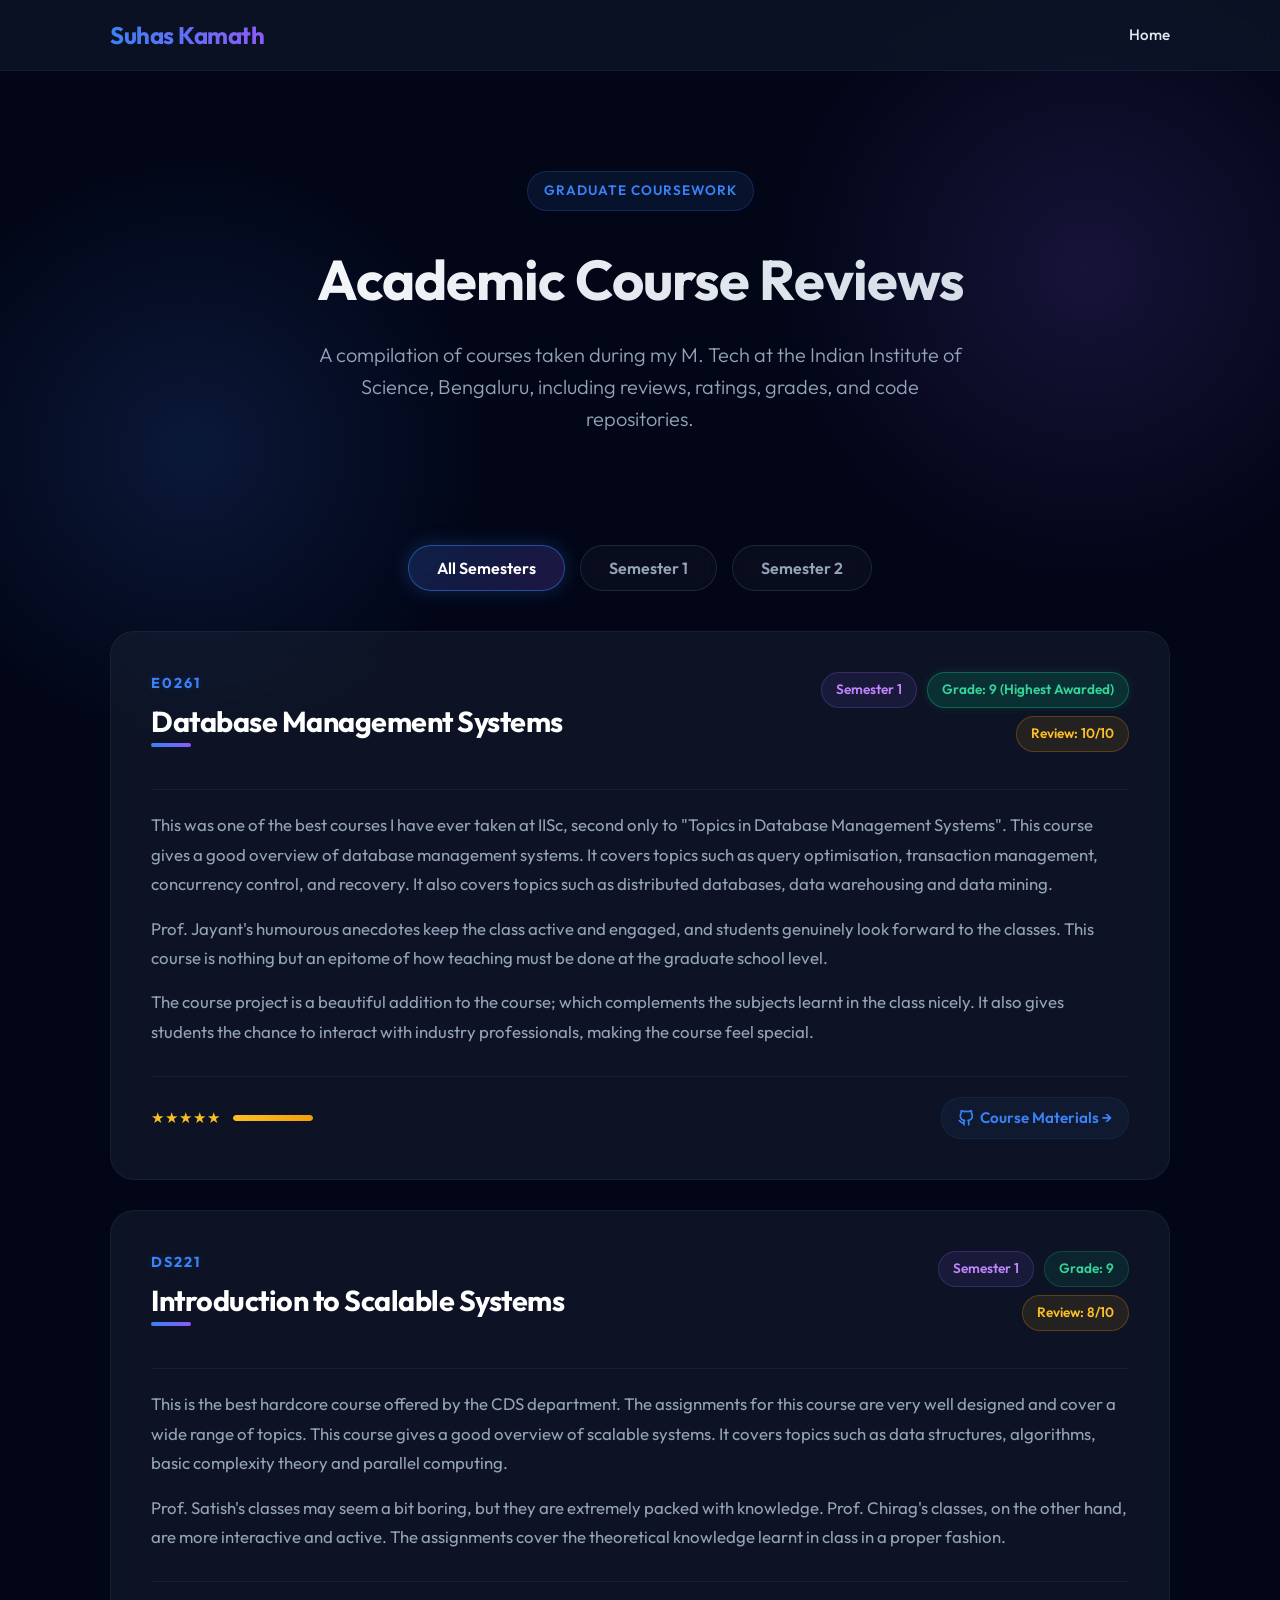
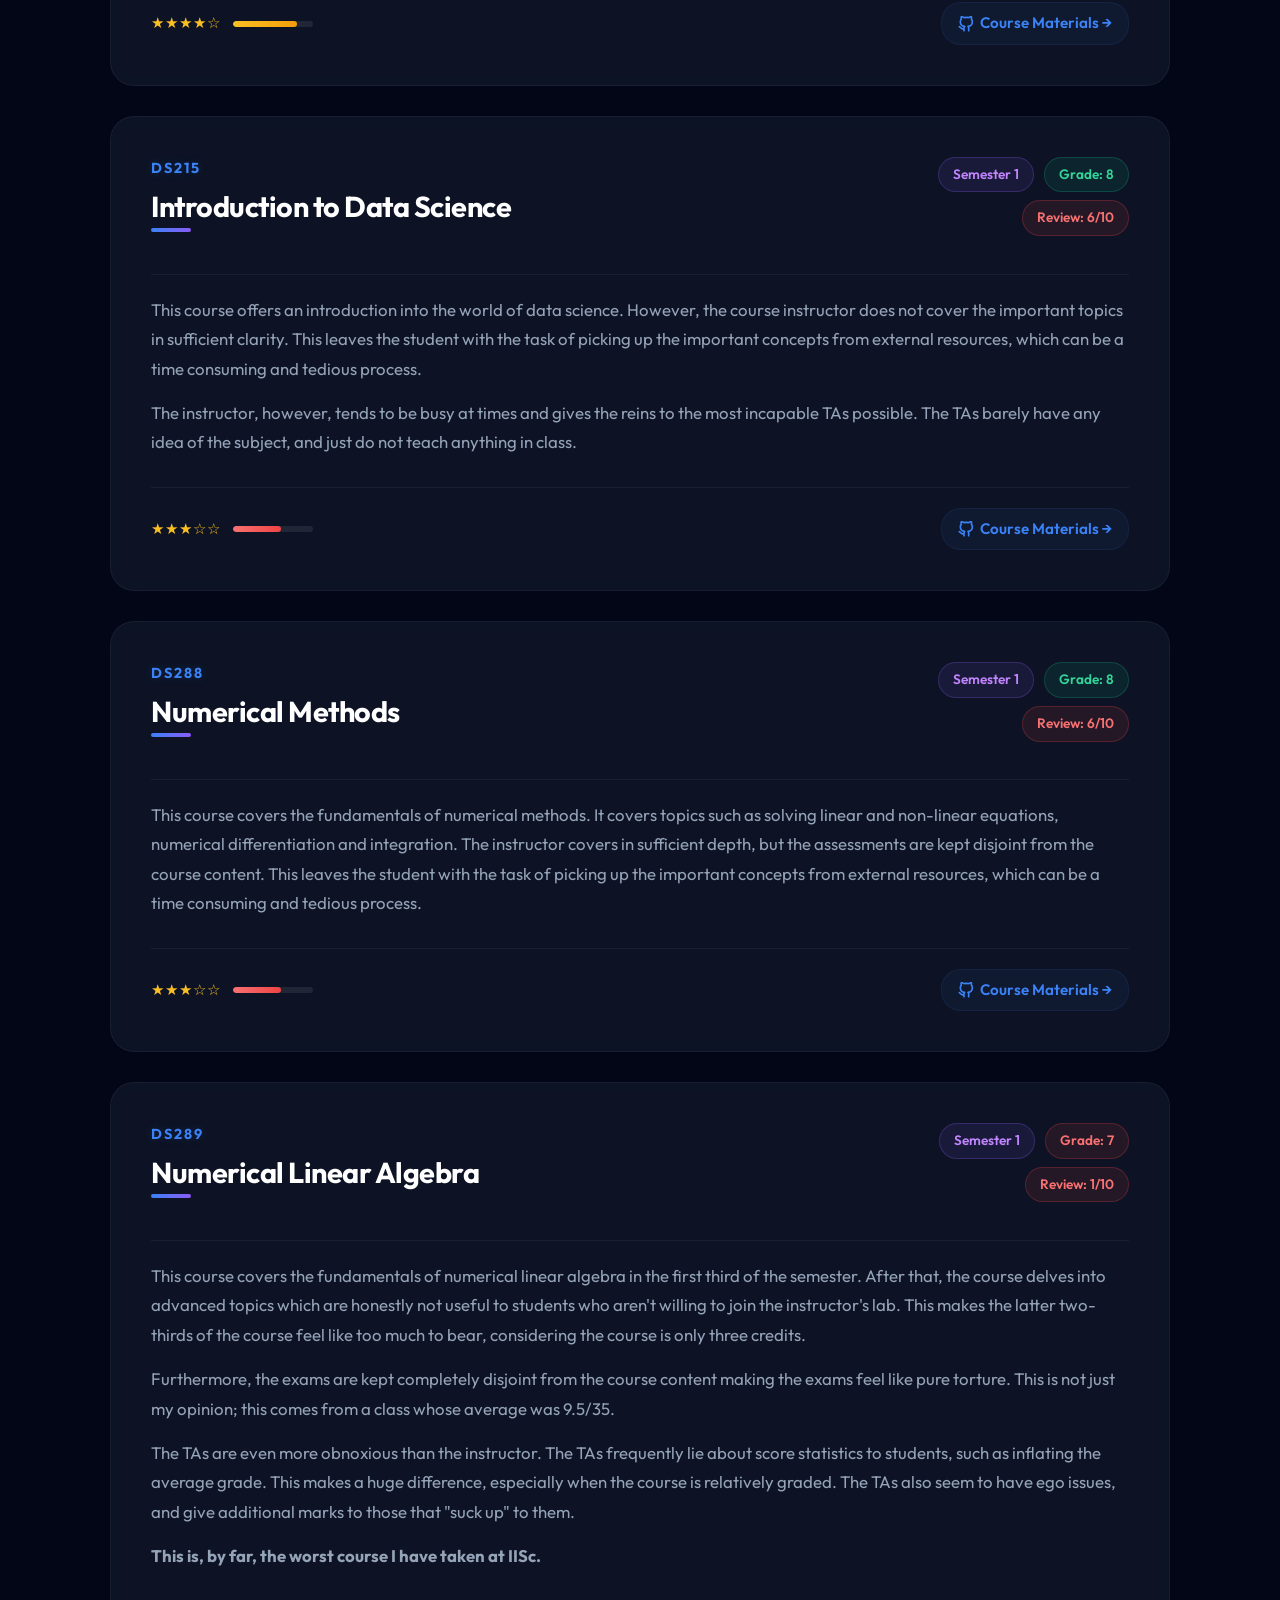
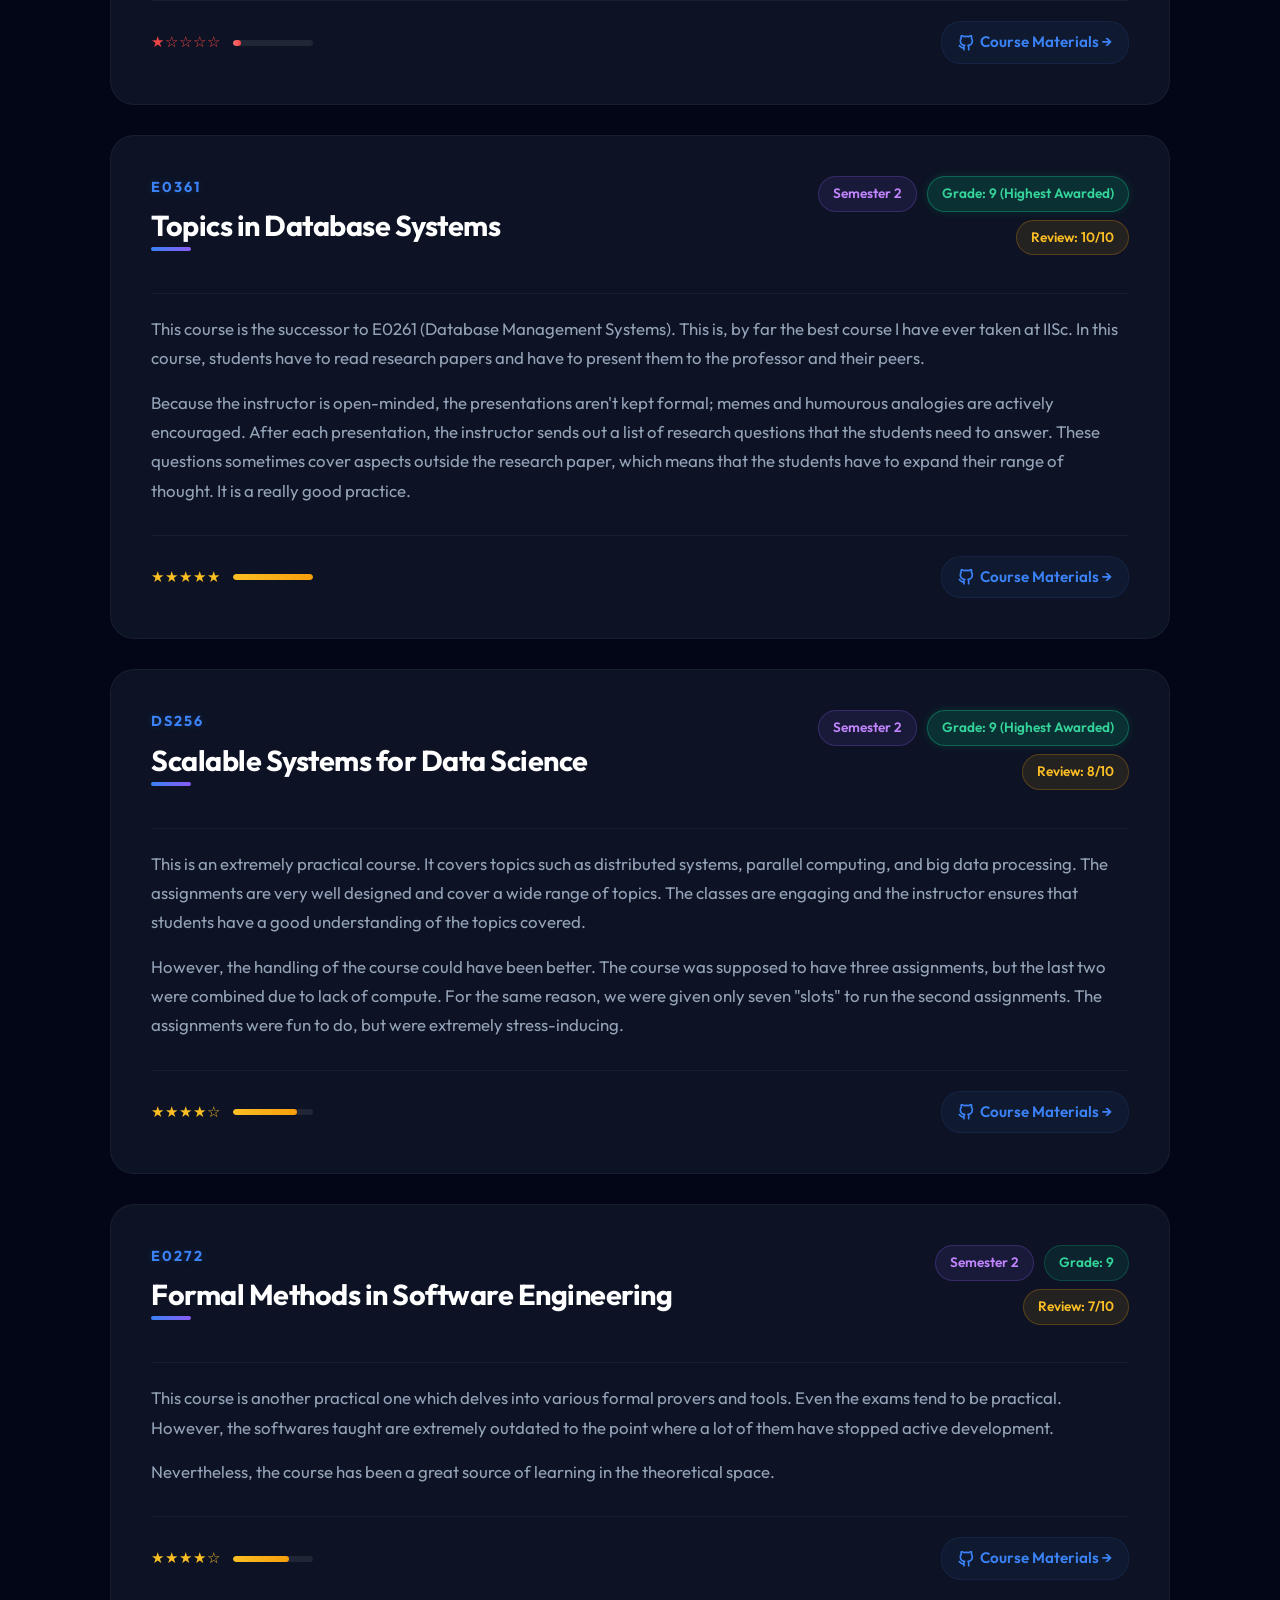
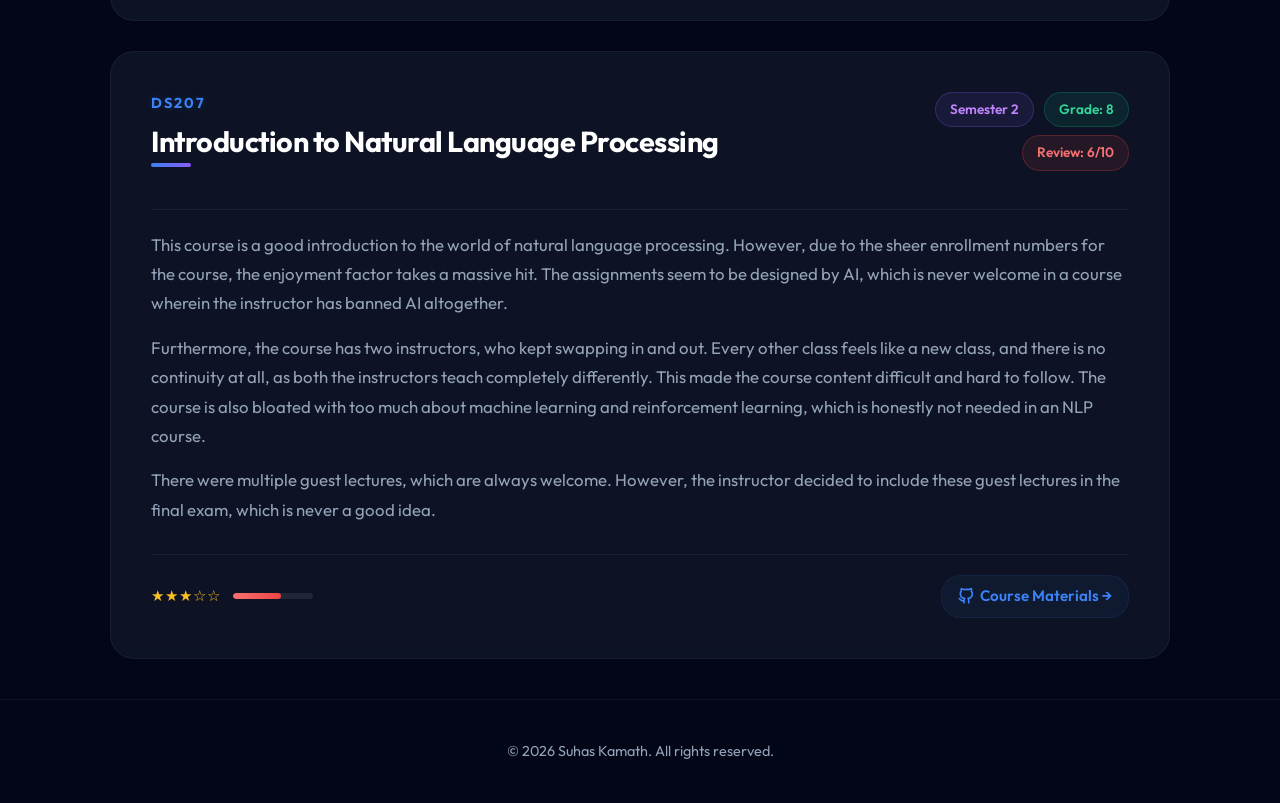
<file: courses.html>
<!DOCTYPE html>
<html lang="en">

<head>
    <meta charset="UTF-8">
    <meta name="viewport" content="width=device-width, initial-scale=1.0">
    <title>Course Reviews & Materials | Suhas Kamath</title>
    <meta name="description"
        content="A comprehensive review of the coursework completed by Suhas Kamath during his M. Tech in Computational & Data Science at IISc Bengaluru.">
    <!-- Google Fonts -->
    <link rel="preconnect" href="https://fonts.googleapis.com">
    <link rel="preconnect" href="https://fonts.gstatic.com" crossorigin>
    <link
        href="https://fonts.googleapis.com/css2?family=Inter:wght@300;400;500;600&family=Outfit:wght@400;600;700;800&display=swap"
        rel="stylesheet">
    <link rel="stylesheet" href="style.css">

    <style>
        /* --- CUSTOM COURSE REVIEW STYLES --- */
        .tabs-container {
            display: flex;
            justify-content: center;
            gap: 15px;
            margin-bottom: 40px;
            flex-wrap: wrap;
        }

        .tab-btn {
            background: rgba(255, 255, 255, 0.03);
            border: 1px solid rgba(255, 255, 255, 0.1);
            padding: 12px 28px;
            border-radius: 30px;
            font-family: 'Outfit', sans-serif;
            font-size: 1rem;
            font-weight: 600;
            color: var(--text-muted);
            cursor: pointer;
            transition: all 0.3s cubic-bezier(0.4, 0, 0.2, 1);
            backdrop-filter: blur(10px);
            -webkit-backdrop-filter: blur(10px);
        }

        .tab-btn:hover {
            color: var(--white);
            background: rgba(59, 130, 246, 0.05);
            border-color: rgba(59, 130, 246, 0.3);
            transform: translateY(-1px);
        }

        .tab-btn.active {
            color: var(--white);
            background: linear-gradient(135deg, rgba(59, 130, 246, 0.2), rgba(139, 92, 246, 0.2));
            border-color: rgba(59, 130, 246, 0.5);
            box-shadow: 0 0 20px rgba(59, 130, 246, 0.25);
        }

        .courses-list {
            display: flex;
            flex-direction: column;
            gap: 30px;
        }

        .course-card {
            background: rgba(30, 41, 59, 0.4);
            backdrop-filter: blur(16px);
            -webkit-backdrop-filter: blur(16px);
            border: 1px solid rgba(255, 255, 255, 0.05);
            border-radius: 24px;
            padding: 40px;
            transition: opacity 0.4s ease, transform 0.4s cubic-bezier(0.175, 0.885, 0.32, 1.1), border-color 0.3s ease, box-shadow 0.3s ease;
            display: flex;
            flex-direction: column;
            gap: 20px;
            position: relative;
            overflow: hidden;
        }

        .course-card::before {
            content: '';
            position: absolute;
            top: 0;
            left: 0;
            width: 100%;
            height: 100%;
            background: radial-gradient(circle at top right, rgba(59, 130, 246, 0.08), transparent 45%);
            opacity: 0;
            transition: opacity 0.4s ease;
            pointer-events: none;
        }

        .course-card:hover {
            border-color: rgba(59, 130, 246, 0.25);
            box-shadow: 0 15px 40px -10px rgba(0, 0, 0, 0.4), 0 0 15px rgba(59, 130, 246, 0.05);
            transform: translateY(-3px);
        }

        .course-card:hover::before {
            opacity: 1;
        }

        .course-header {
            display: flex;
            justify-content: space-between;
            align-items: flex-start;
            flex-wrap: wrap;
            gap: 20px;
            border-bottom: 1px solid rgba(255, 255, 255, 0.05);
            padding-bottom: 20px;
        }

        .course-title-group {
            display: flex;
            flex-direction: column;
            gap: 8px;
            max-width: 70%;
        }

        .course-code {
            font-family: 'Outfit', sans-serif;
            font-size: 0.9rem;
            font-weight: 700;
            text-transform: uppercase;
            letter-spacing: 2px;
            color: var(--accent-color);
            text-shadow: 0 0 10px rgba(59, 130, 246, 0.2);
        }

        .course-title {
            font-size: 1.8rem;
            font-weight: 700;
            color: var(--white);
            letter-spacing: -0.5px;
            line-height: 1.25;
        }

        .course-meta-badges {
            display: flex;
            flex-direction: column;
            align-items: flex-end;
            gap: 8px;
        }

        .meta-row {
            display: flex;
            gap: 10px;
            flex-wrap: wrap;
            justify-content: flex-end;
        }

        .meta-badge {
            padding: 6px 14px;
            border-radius: 20px;
            font-size: 0.85rem;
            font-weight: 600;
            display: flex;
            align-items: center;
            gap: 6px;
            border: 1px solid rgba(255, 255, 255, 0.05);
        }

        .badge-semester {
            background: rgba(139, 92, 246, 0.1);
            color: #c084fc;
            border-color: rgba(139, 92, 246, 0.25);
        }

        .badge-grade {
            background: rgba(16, 185, 129, 0.1);
            color: #34d399;
            border-color: rgba(16, 185, 129, 0.25);
        }

        .badge-grade.highest {
            background: rgba(16, 185, 129, 0.18);
            border-color: rgba(16, 185, 129, 0.4);
            box-shadow: 0 0 10px rgba(16, 185, 129, 0.15);
        }

        .badge-grade.grade-low {
            background: rgba(239, 68, 68, 0.1);
            color: #f87171;
            border-color: rgba(239, 68, 68, 0.25);
        }

        .badge-review {
            background: rgba(245, 158, 11, 0.1);
            color: #fbbf24;
            border-color: rgba(245, 158, 11, 0.25);
        }

        .badge-review.review-low {
            background: rgba(239, 68, 68, 0.1);
            color: #f87171;
            border-color: rgba(239, 68, 68, 0.25);
        }

        .course-description {
            color: var(--text-muted);
            font-size: 1.05rem;
            line-height: 1.75;
            display: flex;
            flex-direction: column;
            gap: 15px;
        }

        .course-description p {
            margin-bottom: 0;
        }

        .course-footer {
            display: flex;
            justify-content: space-between;
            align-items: center;
            border-top: 1px solid rgba(255, 255, 255, 0.05);
            padding-top: 20px;
            margin-top: 10px;
            flex-wrap: wrap;
            gap: 15px;
        }

        .materials-link {
            display: inline-flex;
            align-items: center;
            gap: 6px;
            font-weight: 600;
            font-size: 0.95rem;
            color: var(--accent-color);
            padding: 8px 16px;
            border-radius: 20px;
            background: rgba(59, 130, 246, 0.05);
            border: 1px solid rgba(59, 130, 246, 0.1);
        }

        .materials-link:hover {
            color: #ffffff;
            background: rgba(59, 130, 246, 0.15);
            border-color: rgba(59, 130, 246, 0.35);
            transform: translateY(-1px);
        }

        .rating-visualization {
            display: flex;
            align-items: center;
            gap: 12px;
        }

        .star-rating {
            color: #fbbf24;
            letter-spacing: 1px;
            font-size: 0.95rem;
        }

        .rating-bar-wrapper {
            display: flex;
            align-items: center;
            gap: 8px;
        }

        .rating-bar-outer {
            width: 80px;
            height: 6px;
            background: rgba(255, 255, 255, 0.08);
            border-radius: 4px;
            overflow: hidden;
        }

        .rating-bar-inner {
            height: 100%;
            background: linear-gradient(90deg, #fbbf24, #f59e0b);
            border-radius: 4px;
        }

        .rating-bar-inner.low {
            background: linear-gradient(90deg, #f87171, #ef4444);
        }

        @media (max-width: 768px) {
            .course-header {
                flex-direction: column;
                align-items: flex-start;
                gap: 15px;
            }

            .course-title-group {
                max-width: 100%;
            }

            .course-meta-badges {
                align-items: flex-start;
                width: 100%;
            }

            .meta-row {
                justify-content: flex-start;
                width: 100%;
            }

            .course-card {
                padding: 30px 20px;
            }
        }
    </style>
</head>

<body>
    <header>
        <div class="container">
            <nav>
                <a href="index.html" class="logo">Suhas Kamath</a>
                <ul class="nav-links">
                    <li><a href="index.html">Home</a></li>
                </ul>
            </nav>
        </div>
    </header>

    <div class="hero">
        <div class="container">
            <div class="badge fade-in">Graduate Coursework</div>
            <h1 class="fade-in" style="transition-delay: 0.1s;">Academic Course Reviews</h1>
            <p class="fade-in"
                style="font-size: 1.25rem; color: var(--text-muted); font-weight: 300; transition-delay: 0.2s;">
                A compilation of courses taken during my M. Tech at the Indian Institute of Science, Bengaluru,
                including reviews, ratings, grades, and code repositories.
            </p>
        </div>
    </div>

    <main class="container">
        <!-- Filter Tabs -->
        <div class="tabs-container fade-in" style="transition-delay: 0.3s;">
            <button class="tab-btn active" data-filter="all">All Semesters</button>
            <button class="tab-btn" data-filter="sem1">Semester 1</button>
            <button class="tab-btn" data-filter="sem2">Semester 2</button>
        </div>

        <!-- Courses List -->
        <div class="courses-list">

            <!-- --- SEMESTER 1 --- -->

            <!-- E0261 -->
            <div class="course-card fade-in" data-semester="sem1">
                <div class="course-header">
                    <div class="course-title-group">
                        <span class="course-code">E0261</span>
                        <h2 class="course-title">Database Management Systems</h2>
                    </div>
                    <div class="course-meta-badges">
                        <div class="meta-row">
                            <span class="meta-badge badge-semester">Semester 1</span>
                            <span class="meta-badge badge-grade highest">Grade: 9 (Highest Awarded)</span>
                        </div>
                        <div class="meta-row">
                            <span class="meta-badge badge-review">Review: 10/10</span>
                        </div>
                    </div>
                </div>
                <div class="course-description">
                    <p>This was one of the best courses I have ever taken at IISc, second only to "Topics in Database
                        Management Systems". This course gives a good overview of database management systems. It covers
                        topics such as query optimisation, transaction management, concurrency control, and recovery. It
                        also covers topics such as distributed databases, data warehousing and data mining.</p>
                    <p>Prof. Jayant's humourous anecdotes keep the class active and engaged, and students genuinely look
                        forward to the classes. This course is nothing but an epitome of how teaching must be done at
                        the graduate school level.</p>
                    <p>The course project is a beautiful addition to the course; which complements the subjects learnt
                        in the class nicely. It also gives students the chance to interact with industry professionals,
                        making the course feel special.</p>
                </div>
                <div class="course-footer">
                    <div class="rating-visualization">
                        <span class="star-rating">★★★★★</span>
                        <div class="rating-bar-wrapper">
                            <div class="rating-bar-outer">
                                <div class="rating-bar-inner" style="width: 100%;"></div>
                            </div>
                        </div>
                    </div>
                    <a href="https://github.com/suhaskamath2712/IISc_E0261_Database_Management_Systems" target="_blank"
                        class="materials-link">
                        <svg width="16" height="16" viewBox="0 0 24 24" fill="none" stroke="currentColor"
                            stroke-width="2.5" stroke-linecap="round" stroke-linejoin="round">
                            <path
                                d="M9 19c-5 1.5-5-2.5-7-3m14 6v-3.87a3.37 3.37 0 0 0-.94-2.61c3.14-.35 6.44-1.54 6.44-7A5.44 5.44 0 0 0 20 4.77 5.07 5.07 0 0 0 19.91 1S18.73.65 16 2.48a13.38 13.38 0 0 0-7 0C6.27.65 5.09 1 5.09 1A5.07 5.07 0 0 0 5 4.77a5.44 5.44 0 0 0-1.5 3.78c0 5.42 3.3 6.61 6.44 7A3.37 3.37 0 0 0 9 18.13V22">
                            </path>
                        </svg>
                        Course Materials &rarr;
                    </a>
                </div>
            </div>

            <!-- DS221 -->
            <div class="course-card fade-in" data-semester="sem1">
                <div class="course-header">
                    <div class="course-title-group">
                        <span class="course-code">DS221</span>
                        <h2 class="course-title">Introduction to Scalable Systems</h2>
                    </div>
                    <div class="course-meta-badges">
                        <div class="meta-row">
                            <span class="meta-badge badge-semester">Semester 1</span>
                            <span class="meta-badge badge-grade">Grade: 9</span>
                        </div>
                        <div class="meta-row">
                            <span class="meta-badge badge-review">Review: 8/10</span>
                        </div>
                    </div>
                </div>
                <div class="course-description">
                    <p>This is the best hardcore course offered by the CDS department. The assignments for this course
                        are very well designed and cover a wide range of topics. This course gives a good overview of
                        scalable systems. It covers topics such as data structures, algorithms, basic complexity theory
                        and parallel computing.</p>
                    <p>Prof. Satish's classes may seem a bit boring, but they are extremely packed with knowledge. Prof.
                        Chirag's classes, on the other hand, are more interactive and active. The assignments cover the
                        theoretical knowledge learnt in class in a proper fashion.</p>
                </div>
                <div class="course-footer">
                    <div class="rating-visualization">
                        <span class="star-rating">★★★★☆</span>
                        <div class="rating-bar-wrapper">
                            <div class="rating-bar-outer">
                                <div class="rating-bar-inner" style="width: 80%;"></div>
                            </div>
                        </div>
                    </div>
                    <a href="https://github.com/suhaskamath2712/IISc_DS221_Introduction_to_Scalable_Systems"
                        target="_blank" class="materials-link">
                        <svg width="16" height="16" viewBox="0 0 24 24" fill="none" stroke="currentColor"
                            stroke-width="2.5" stroke-linecap="round" stroke-linejoin="round">
                            <path
                                d="M9 19c-5 1.5-5-2.5-7-3m14 6v-3.87a3.37 3.37 0 0 0-.94-2.61c3.14-.35 6.44-1.54 6.44-7A5.44 5.44 0 0 0 20 4.77 5.07 5.07 0 0 0 19.91 1S18.73.65 16 2.48a13.38 13.38 0 0 0-7 0C6.27.65 5.09 1 5.09 1A5.07 5.07 0 0 0 5 4.77a5.44 5.44 0 0 0-1.5 3.78c0 5.42 3.3 6.61 6.44 7A3.37 3.37 0 0 0 9 18.13V22">
                            </path>
                        </svg>
                        Course Materials &rarr;
                    </a>
                </div>
            </div>

            <!-- DS215 -->
            <div class="course-card fade-in" data-semester="sem1">
                <div class="course-header">
                    <div class="course-title-group">
                        <span class="course-code">DS215</span>
                        <h2 class="course-title">Introduction to Data Science</h2>
                    </div>
                    <div class="course-meta-badges">
                        <div class="meta-row">
                            <span class="meta-badge badge-semester">Semester 1</span>
                            <span class="meta-badge badge-grade">Grade: 8</span>
                        </div>
                        <div class="meta-row">
                            <span class="meta-badge badge-review review-low">Review: 6/10</span>
                        </div>
                    </div>
                </div>
                <div class="course-description">
                    <p>This course offers an introduction into the world of data science. However, the course instructor
                        does not cover the important topics in sufficient clarity. This leaves the student with the task
                        of picking up the important concepts from external resources, which can be a time consuming and
                        tedious process.</p>
                    <p>The instructor, however, tends to be busy at times and gives the reins to the most incapable TAs
                        possible. The TAs barely have any idea of the subject, and just do not teach anything in class.
                    </p>
                </div>
                <div class="course-footer">
                    <div class="rating-visualization">
                        <span class="star-rating">★★★☆☆</span>
                        <div class="rating-bar-wrapper">
                            <div class="rating-bar-outer">
                                <div class="rating-bar-inner low" style="width: 60%;"></div>
                            </div>
                        </div>
                    </div>
                    <a href="https://github.com/suhaskamath2712/IISc_DS215_Introduction_to_Data_Science" target="_blank"
                        class="materials-link">
                        <svg width="16" height="16" viewBox="0 0 24 24" fill="none" stroke="currentColor"
                            stroke-width="2.5" stroke-linecap="round" stroke-linejoin="round">
                            <path
                                d="M9 19c-5 1.5-5-2.5-7-3m14 6v-3.87a3.37 3.37 0 0 0-.94-2.61c3.14-.35 6.44-1.54 6.44-7A5.44 5.44 0 0 0 20 4.77 5.07 5.07 0 0 0 19.91 1S18.73.65 16 2.48a13.38 13.38 0 0 0-7 0C6.27.65 5.09 1 5.09 1A5.07 5.07 0 0 0 5 4.77a5.44 5.44 0 0 0-1.5 3.78c0 5.42 3.3 6.61 6.44 7A3.37 3.37 0 0 0 9 18.13V22">
                            </path>
                        </svg>
                        Course Materials &rarr;
                    </a>
                </div>
            </div>

            <!-- DS288 -->
            <div class="course-card fade-in" data-semester="sem1">
                <div class="course-header">
                    <div class="course-title-group">
                        <span class="course-code">DS288</span>
                        <h2 class="course-title">Numerical Methods</h2>
                    </div>
                    <div class="course-meta-badges">
                        <div class="meta-row">
                            <span class="meta-badge badge-semester">Semester 1</span>
                            <span class="meta-badge badge-grade">Grade: 8</span>
                        </div>
                        <div class="meta-row">
                            <span class="meta-badge badge-review review-low">Review: 6/10</span>
                        </div>
                    </div>
                </div>
                <div class="course-description">
                    <p>This course covers the fundamentals of numerical methods. It covers topics such as solving linear
                        and non-linear equations, numerical differentiation and integration. The instructor covers in
                        sufficient depth, but the assessments are kept disjoint from the course content. This leaves the
                        student with the task of picking up the important concepts from external resources, which can be
                        a time consuming and tedious process.</p>
                </div>
                <div class="course-footer">
                    <div class="rating-visualization">
                        <span class="star-rating">★★★☆☆</span>
                        <div class="rating-bar-wrapper">
                            <div class="rating-bar-outer">
                                <div class="rating-bar-inner low" style="width: 60%;"></div>
                            </div>
                        </div>
                    </div>
                    <a href="https://github.com/suhaskamath2712/IISc_DS289_Numerical_Methods" target="_blank"
                        class="materials-link">
                        <svg width="16" height="16" viewBox="0 0 24 24" fill="none" stroke="currentColor"
                            stroke-width="2.5" stroke-linecap="round" stroke-linejoin="round">
                            <path
                                d="M9 19c-5 1.5-5-2.5-7-3m14 6v-3.87a3.37 3.37 0 0 0-.94-2.61c3.14-.35 6.44-1.54 6.44-7A5.44 5.44 0 0 0 20 4.77 5.07 5.07 0 0 0 19.91 1S18.73.65 16 2.48a13.38 13.38 0 0 0-7 0C6.27.65 5.09 1 5.09 1A5.07 5.07 0 0 0 5 4.77a5.44 5.44 0 0 0-1.5 3.78c0 5.42 3.3 6.61 6.44 7A3.37 3.37 0 0 0 9 18.13V22">
                            </path>
                        </svg>
                        Course Materials &rarr;
                    </a>
                </div>
            </div>

            <!-- DS289 -->
            <div class="course-card fade-in" data-semester="sem1">
                <div class="course-header">
                    <div class="course-title-group">
                        <span class="course-code">DS289</span>
                        <h2 class="course-title">Numerical Linear Algebra</h2>
                    </div>
                    <div class="course-meta-badges">
                        <div class="meta-row">
                            <span class="meta-badge badge-semester">Semester 1</span>
                            <span class="meta-badge badge-grade grade-low">Grade: 7</span>
                        </div>
                        <div class="meta-row">
                            <span class="meta-badge badge-review review-low">Review: 1/10</span>
                        </div>
                    </div>
                </div>
                <div class="course-description">
                    <p>This course covers the fundamentals of numerical linear algebra in the first third of the
                        semester. After that, the course delves into advanced topics which are honestly not useful to
                        students who aren't willing to join the instructor's lab. This makes the latter two-thirds of
                        the course feel like too much to bear, considering the course is only three credits.</p>
                    <p>Furthermore, the exams are kept completely disjoint from the course content making the exams feel
                        like pure torture. This is not just my opinion; this comes from a class whose average was
                        9.5/35.</p>
                    <p>The TAs are even more obnoxious than the instructor. The TAs frequently lie about score
                        statistics to students, such as inflating the average grade. This makes a huge difference,
                        especially when the course is relatively graded. The TAs also seem to have ego issues, and give
                        additional marks to those that "suck up" to them.</p>
                    <p><strong>This is, by far, the worst course I have taken at IISc.</strong></p>
                </div>
                <div class="course-footer">
                    <div class="rating-visualization">
                        <span class="star-rating" style="color: #ef4444;">★☆☆☆☆</span>
                        <div class="rating-bar-wrapper">
                            <div class="rating-bar-outer">
                                <div class="rating-bar-inner low" style="width: 10%;"></div>
                            </div>
                        </div>
                    </div>
                    <a href="https://github.com/suhaskamath2712/IISc_DS289_Numerical_Linear_Algebra" target="_blank"
                        class="materials-link">
                        <svg width="16" height="16" viewBox="0 0 24 24" fill="none" stroke="currentColor"
                            stroke-width="2.5" stroke-linecap="round" stroke-linejoin="round">
                            <path
                                d="M9 19c-5 1.5-5-2.5-7-3m14 6v-3.87a3.37 3.37 0 0 0-.94-2.61c3.14-.35 6.44-1.54 6.44-7A5.44 5.44 0 0 0 20 4.77 5.07 5.07 0 0 0 19.91 1S18.73.65 16 2.48a13.38 13.38 0 0 0-7 0C6.27.65 5.09 1 5.09 1A5.07 5.07 0 0 0 5 4.77a5.44 5.44 0 0 0-1.5 3.78c0 5.42 3.3 6.61 6.44 7A3.37 3.37 0 0 0 9 18.13V22">
                            </path>
                        </svg>
                        Course Materials &rarr;
                    </a>
                </div>
            </div>

            <!-- --- SEMESTER 2 --- -->

            <!-- E0361 -->
            <div class="course-card fade-in" data-semester="sem2">
                <div class="course-header">
                    <div class="course-title-group">
                        <span class="course-code">E0361</span>
                        <h2 class="course-title">Topics in Database Systems</h2>
                    </div>
                    <div class="course-meta-badges">
                        <div class="meta-row">
                            <span class="meta-badge badge-semester">Semester 2</span>
                            <span class="meta-badge badge-grade highest">Grade: 9 (Highest Awarded)</span>
                        </div>
                        <div class="meta-row">
                            <span class="meta-badge badge-review">Review: 10/10</span>
                        </div>
                    </div>
                </div>
                <div class="course-description">
                    <p>This course is the successor to E0261 (Database Management Systems). This is, by far the best
                        course I have ever taken at IISc. In this course, students have to read research papers and have
                        to present them to the professor and their peers.</p>
                    <p>Because the instructor is open-minded, the presentations aren't kept formal; memes and humourous
                        analogies are actively encouraged. After each presentation, the instructor sends out a list of
                        research questions that the students need to answer. These questions sometimes cover aspects
                        outside the research paper, which means that the students have to expand their range of thought.
                        It is a really good practice.</p>
                </div>
                <div class="course-footer">
                    <div class="rating-visualization">
                        <span class="star-rating">★★★★★</span>
                        <div class="rating-bar-wrapper">
                            <div class="rating-bar-outer">
                                <div class="rating-bar-inner" style="width: 100%;"></div>
                            </div>
                        </div>
                    </div>
                    <a href="https://github.com/suhaskamath2712/IISc_E0361_Topics_in_Database_Systems" target="_blank"
                        class="materials-link">
                        <svg width="16" height="16" viewBox="0 0 24 24" fill="none" stroke="currentColor"
                            stroke-width="2.5" stroke-linecap="round" stroke-linejoin="round">
                            <path
                                d="M9 19c-5 1.5-5-2.5-7-3m14 6v-3.87a3.37 3.37 0 0 0-.94-2.61c3.14-.35 6.44-1.54 6.44-7A5.44 5.44 0 0 0 20 4.77 5.07 5.07 0 0 0 19.91 1S18.73.65 16 2.48a13.38 13.38 0 0 0-7 0C6.27.65 5.09 1 5.09 1A5.07 5.07 0 0 0 5 4.77a5.44 5.44 0 0 0-1.5 3.78c0 5.42 3.3 6.61 6.44 7A3.37 3.37 0 0 0 9 18.13V22">
                            </path>
                        </svg>
                        Course Materials &rarr;
                    </a>
                </div>
            </div>

            <!-- DS256 -->
            <div class="course-card fade-in" data-semester="sem2">
                <div class="course-header">
                    <div class="course-title-group">
                        <span class="course-code">DS256</span>
                        <h2 class="course-title">Scalable Systems for Data Science</h2>
                    </div>
                    <div class="course-meta-badges">
                        <div class="meta-row">
                            <span class="meta-badge badge-semester">Semester 2</span>
                            <span class="meta-badge badge-grade highest">Grade: 9 (Highest Awarded)</span>
                        </div>
                        <div class="meta-row">
                            <span class="meta-badge badge-review">Review: 8/10</span>
                        </div>
                    </div>
                </div>
                <div class="course-description">
                    <p>This is an extremely practical course. It covers topics such as distributed systems, parallel
                        computing, and big data processing. The assignments are very well designed and cover a wide
                        range of topics. The classes are engaging and the instructor ensures that students have a good
                        understanding of the topics covered.</p>
                    <p>However, the handling of the course could have been better. The course was supposed to have three
                        assignments, but the last two were combined due to lack of compute. For the same reason, we were
                        given only seven "slots" to run the second assignments. The assignments were fun to do, but were
                        extremely stress-inducing.</p>
                </div>
                <div class="course-footer">
                    <div class="rating-visualization">
                        <span class="star-rating">★★★★☆</span>
                        <div class="rating-bar-wrapper">
                            <div class="rating-bar-outer">
                                <div class="rating-bar-inner" style="width: 80%;"></div>
                            </div>
                        </div>
                    </div>
                    <a href="https://github.com/suhaskamath2712/IISc_DS256_Scalable_Systems_for_Data_Science"
                        target="_blank" class="materials-link">
                        <svg width="16" height="16" viewBox="0 0 24 24" fill="none" stroke="currentColor"
                            stroke-width="2.5" stroke-linecap="round" stroke-linejoin="round">
                            <path
                                d="M9 19c-5 1.5-5-2.5-7-3m14 6v-3.87a3.37 3.37 0 0 0-.94-2.61c3.14-.35 6.44-1.54 6.44-7A5.44 5.44 0 0 0 20 4.77 5.07 5.07 0 0 0 19.91 1S18.73.65 16 2.48a13.38 13.38 0 0 0-7 0C6.27.65 5.09 1 5.09 1A5.07 5.07 0 0 0 5 4.77a5.44 5.44 0 0 0-1.5 3.78c0 5.42 3.3 6.61 6.44 7A3.37 3.37 0 0 0 9 18.13V22">
                            </path>
                        </svg>
                        Course Materials &rarr;
                    </a>
                </div>
            </div>

            <!-- E0272 -->
            <div class="course-card fade-in" data-semester="sem2">
                <div class="course-header">
                    <div class="course-title-group">
                        <span class="course-code">E0272</span>
                        <h2 class="course-title">Formal Methods in Software Engineering</h2>
                    </div>
                    <div class="course-meta-badges">
                        <div class="meta-row">
                            <span class="meta-badge badge-semester">Semester 2</span>
                            <span class="meta-badge badge-grade">Grade: 9</span>
                        </div>
                        <div class="meta-row">
                            <span class="meta-badge badge-review">Review: 7/10</span>
                        </div>
                    </div>
                </div>
                <div class="course-description">
                    <p>This course is another practical one which delves into various formal provers and tools. Even the
                        exams tend to be practical. However, the softwares taught are extremely outdated to the point
                        where a lot of them have stopped active development.</p>
                    <p>Nevertheless, the course has been a great source of learning in the theoretical space.</p>
                </div>
                <div class="course-footer">
                    <div class="rating-visualization">
                        <span class="star-rating">★★★★☆</span>
                        <div class="rating-bar-wrapper">
                            <div class="rating-bar-outer">
                                <div class="rating-bar-inner" style="width: 70%;"></div>
                            </div>
                        </div>
                    </div>
                    <a href="https://github.com/suhaskamath2712/IISc_E0272_Formal_Methods_in_Software_Engineering"
                        target="_blank" class="materials-link">
                        <svg width="16" height="16" viewBox="0 0 24 24" fill="none" stroke="currentColor"
                            stroke-width="2.5" stroke-linecap="round" stroke-linejoin="round">
                            <path
                                d="M9 19c-5 1.5-5-2.5-7-3m14 6v-3.87a3.37 3.37 0 0 0-.94-2.61c3.14-.35 6.44-1.54 6.44-7A5.44 5.44 0 0 0 20 4.77 5.07 5.07 0 0 0 19.91 1S18.73.65 16 2.48a13.38 13.38 0 0 0-7 0C6.27.65 5.09 1 5.09 1A5.07 5.07 0 0 0 5 4.77a5.44 5.44 0 0 0-1.5 3.78c0 5.42 3.3 6.61 6.44 7A3.37 3.37 0 0 0 9 18.13V22">
                            </path>
                        </svg>
                        Course Materials &rarr;
                    </a>
                </div>
            </div>

            <!-- DS207 -->
            <div class="course-card fade-in" data-semester="sem2">
                <div class="course-header">
                    <div class="course-title-group">
                        <span class="course-code">DS207</span>
                        <h2 class="course-title">Introduction to Natural Language Processing</h2>
                    </div>
                    <div class="course-meta-badges">
                        <div class="meta-row">
                            <span class="meta-badge badge-semester">Semester 2</span>
                            <span class="meta-badge badge-grade">Grade: 8</span>
                        </div>
                        <div class="meta-row">
                            <span class="meta-badge badge-review review-low">Review: 6/10</span>
                        </div>
                    </div>
                </div>
                <div class="course-description">
                    <p>This course is a good introduction to the world of natural language processing. However, due to
                        the sheer enrollment numbers for the course, the enjoyment factor takes a massive hit. The
                        assignments seem to be designed by AI, which is never welcome in a course wherein the instructor
                        has banned AI altogether.</p>
                    <p>Furthermore, the course has two instructors, who kept swapping in and out. Every other class
                        feels like a new class, and there is no continuity at all, as both the instructors teach
                        completely differently. This made the course content difficult and hard to follow. The course is
                        also bloated with too much about machine learning and reinforcement learning, which is honestly
                        not needed in an NLP course.</p>
                    <p>There were multiple guest lectures, which are always welcome. However, the instructor decided to
                        include these guest lectures in the final exam, which is never a good idea.</p>
                </div>
                <div class="course-footer">
                    <div class="rating-visualization">
                        <span class="star-rating">★★★☆☆</span>
                        <div class="rating-bar-wrapper">
                            <div class="rating-bar-outer">
                                <div class="rating-bar-inner low" style="width: 60%;"></div>
                            </div>
                        </div>
                    </div>
                    <a href="https://github.com/suhaskamath2712/IISc_DS207_Introduction_to_Natural_Language_Processing"
                        target="_blank" class="materials-link">
                        <svg width="16" height="16" viewBox="0 0 24 24" fill="none" stroke="currentColor"
                            stroke-width="2.5" stroke-linecap="round" stroke-linejoin="round">
                            <path
                                d="M9 19c-5 1.5-5-2.5-7-3m14 6v-3.87a3.37 3.37 0 0 0-.94-2.61c3.14-.35 6.44-1.54 6.44-7A5.44 5.44 0 0 0 20 4.77 5.07 5.07 0 0 0 19.91 1S18.73.65 16 2.48a13.38 13.38 0 0 0-7 0C6.27.65 5.09 1 5.09 1A5.07 5.07 0 0 0 5 4.77a5.44 5.44 0 0 0-1.5 3.78c0 5.42 3.3 6.61 6.44 7A3.37 3.37 0 0 0 9 18.13V22">
                            </path>
                        </svg>
                        Course Materials &rarr;
                    </a>
                </div>
            </div>

        </div>
    </main>

    <footer>
        <p>&copy; <span id="year"></span> Suhas Kamath. All rights reserved.</p>
    </footer>

    <script>
        // Automatically update the year in the footer
        document.getElementById('year').textContent = new Date().getFullYear();

        // Scroll animation handler
        const observerOptions = {
            root: null,
            rootMargin: '0px',
            threshold: 0.05
        };

        const observer = new IntersectionObserver((entries, observer) => {
            entries.forEach(entry => {
                if (entry.isIntersecting) {
                    entry.target.classList.add('visible');
                    observer.unobserve(entry.target);
                }
            });
        }, observerOptions);

        document.querySelectorAll('.fade-in').forEach(el => {
            observer.observe(el);
        });

        // Tabs filtering logic
        const tabBtns = document.querySelectorAll('.tab-btn');
        const courseCards = document.querySelectorAll('.course-card');

        tabBtns.forEach(btn => {
            btn.addEventListener('click', () => {
                // Set active tab class
                tabBtns.forEach(b => b.classList.remove('active'));
                btn.classList.add('active');

                const filter = btn.getAttribute('data-filter');

                courseCards.forEach(card => {
                    const semester = card.getAttribute('data-semester');

                    if (filter === 'all' || semester === filter) {
                        // Show card with fade-in animation
                        card.style.display = 'flex';
                        // Small timeout to allow display to be registered, enabling transition
                        setTimeout(() => {
                            card.style.opacity = '1';
                            card.style.transform = 'translateY(0)';
                        }, 50);
                    } else {
                        // Hide card with transition
                        card.style.opacity = '0';
                        card.style.transform = 'translateY(20px)';
                        setTimeout(() => {
                            card.style.display = 'none';
                        }, 400);
                    }
                });
            });
        });
    </script>
</body>

</html>
</file>
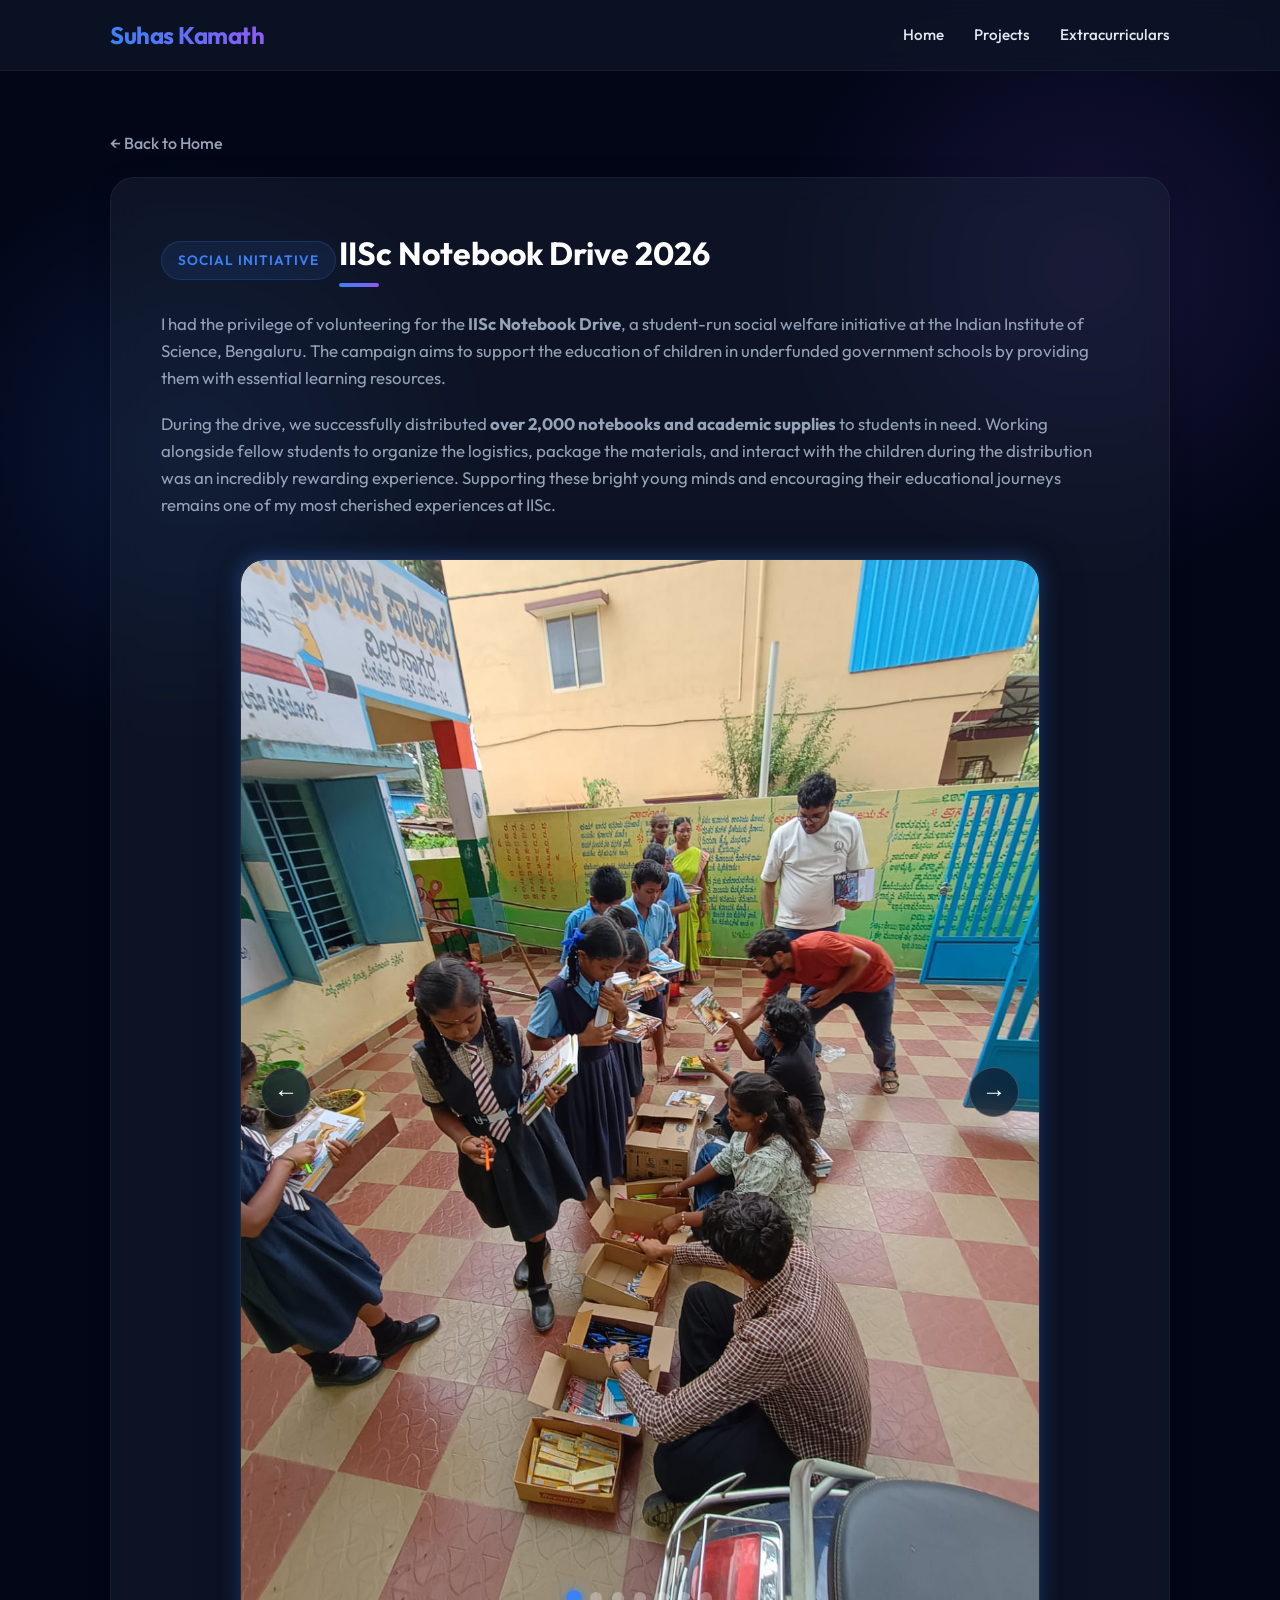
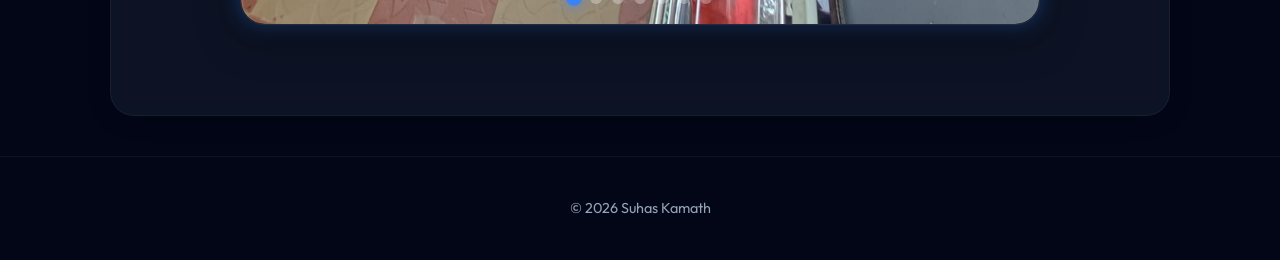
<file: NBD26/nbd.html>
<!DOCTYPE html>
<html lang="en">
<head>
    <meta charset="UTF-8">
    <meta name="viewport" content="width=device-width, initial-scale=1.0">
    <title>IISc Notebook Drive 2026 | Suhas Kamath</title>
    <!-- Google Fonts -->
    <link rel="preconnect" href="https://fonts.googleapis.com">
    <link rel="preconnect" href="https://fonts.gstatic.com" crossorigin>
    <link href="https://fonts.googleapis.com/css2?family=Outfit:wght@300;400;500;600;700&display=swap" rel="stylesheet">
    <link rel="stylesheet" href="../style.css">
    <style>
        .carousel-container {
            position: relative;
            max-width: 800px;
            margin: 40px auto;
            overflow: hidden;
            border-radius: 24px;
            box-shadow: 0 10px 40px rgba(0, 0, 0, 0.5), 0 0 20px var(--accent-glow);
            border: 1px solid rgba(255, 255, 255, 0.1);
        }
        
        .carousel-slide {
            display: flex;
            transition: transform 0.6s cubic-bezier(0.25, 1, 0.5, 1);
        }
        
        .carousel-slide img {
            width: 100%;
            flex-shrink: 0;
            object-fit: cover;
            border-radius: 24px;
        }

        .carousel-btn {
            position: absolute;
            top: 50%;
            transform: translateY(-50%);
            background: rgba(15, 23, 42, 0.7);
            color: white;
            border: 1px solid rgba(255, 255, 255, 0.2);
            width: 50px;
            height: 50px;
            border-radius: 50%;
            cursor: pointer;
            font-size: 1.5rem;
            display: flex;
            align-items: center;
            justify-content: center;
            backdrop-filter: blur(10px);
            transition: all 0.3s ease;
            z-index: 10;
        }

        .carousel-btn:hover {
            background: rgba(59, 130, 246, 0.8);
            box-shadow: 0 0 15px rgba(59, 130, 246, 0.5);
            transform: translateY(-50%) scale(1.1);
        }

        .prev-btn { left: 20px; }
        .next-btn { right: 20px; }

        .carousel-indicators {
            position: absolute;
            bottom: 20px;
            left: 50%;
            transform: translateX(-50%);
            display: flex;
            gap: 10px;
            z-index: 10;
        }

        .indicator {
            width: 12px;
            height: 12px;
            border-radius: 50%;
            background: rgba(255, 255, 255, 0.3);
            cursor: pointer;
            transition: all 0.3s ease;
        }

        .indicator.active {
            background: #3b82f6;
            transform: scale(1.3);
            box-shadow: 0 0 10px rgba(59, 130, 246, 0.8);
        }
        
        .back-link {
            display: inline-flex;
            align-items: center;
            gap: 8px;
            margin-bottom: 20px;
            color: var(--text-muted);
            font-weight: 500;
        }
        .back-link:hover {
            color: var(--accent-color);
        }
    </style>
</head>
<body>
    <header>
        <div class="container">
            <nav>
                <div class="logo">Suhas Kamath</div>
                <ul class="nav-links">
                    <li><a href="../index.html">Home</a></li>
                    <li><a href="../index.html#projects">Projects</a></li>
                    <li><a href="../index.html#extracurriculars">Extracurriculars</a></li>
                </ul>
            </nav>
        </div>
    </header>

    <div class="container" style="padding-top: 60px;">
        <a href="../index.html#extracurriculars" class="back-link">&larr; Back to Home</a>
        
        <section class="fade-in visible">
            <span class="badge">Social Initiative</span>
            <h2 class="day-header">IISc Notebook Drive 2026</h2>
            <div class="content-block">
                <p>I had the privilege of volunteering for the <strong>IISc Notebook Drive</strong>, a student-run social welfare initiative at the Indian Institute of Science, Bengaluru. The campaign aims to support the education of children in underfunded government schools by providing them with essential learning resources.</p>
                <p>During the drive, we successfully distributed <strong>over 2,000 notebooks and academic supplies</strong> to students in need. Working alongside fellow students to organize the logistics, package the materials, and interact with the children during the distribution was an incredibly rewarding experience. Supporting these bright young minds and encouraging their educational journeys remains one of my most cherished experiences at IISc.</p>
            </div>
            
            <div class="carousel-container">
                <button class="carousel-btn prev-btn">&larr;</button>
                <button class="carousel-btn next-btn">&rarr;</button>
                <div class="carousel-slide" id="carouselSlide">
                    <img src="WhatsApp Image 2026-06-19 at 5.11.52 PM.jpeg" alt="Notebook Drive - Image 1">
                    <img src="WhatsApp Image 2026-06-19 at 5.11.52 PM (1).jpeg" alt="Notebook Drive - Image 2">
                    <img src="WhatsApp Image 2026-06-19 at 5.11.53 PM.jpeg" alt="Notebook Drive - Image 3">
                    <img src="WhatsApp Image 2026-06-19 at 5.11.53 PM (1).jpeg" alt="Notebook Drive - Image 4">
                    <img src="WhatsApp Image 2026-06-19 at 5.11.53 PM (2).jpeg" alt="Notebook Drive - Image 5">
                    <img src="WhatsApp Image 2026-06-19 at 5.11.54 PM.jpeg" alt="Notebook Drive - Image 6">
                    <img src="WhatsApp Image 2026-06-19 at 5.11.54 PM (1).jpeg" alt="Notebook Drive - Image 7">
                </div>
                <div class="carousel-indicators" id="carouselIndicators">
                    <!-- Indicators will be generated by JS -->
                </div>
            </div>
        </section>
    </div>

    <footer>
        <p>&copy; <span id="year"></span> Suhas Kamath</p>
    </footer>

    <script>
        document.getElementById('year').textContent = new Date().getFullYear();

        // Carousel Logic
        const slide = document.getElementById('carouselSlide');
        const images = document.querySelectorAll('.carousel-slide img');
        const prevBtn = document.querySelector('.prev-btn');
        const nextBtn = document.querySelector('.next-btn');
        const indicatorsContainer = document.getElementById('carouselIndicators');
        
        let currentIndex = 0;

        // Create indicators
        images.forEach((_, index) => {
            const indicator = document.createElement('div');
            indicator.classList.add('indicator');
            if (index === 0) indicator.classList.add('active');
            indicator.addEventListener('click', () => {
                currentIndex = index;
                updateCarousel();
            });
            indicatorsContainer.appendChild(indicator);
        });

        const indicators = document.querySelectorAll('.indicator');

        function updateCarousel() {
            slide.style.transform = `translateX(-${currentIndex * 100}%)`;
            indicators.forEach((ind, index) => {
                if (index === currentIndex) {
                    ind.classList.add('active');
                } else {
                    ind.classList.remove('active');
                }
            });
        }

        nextBtn.addEventListener('click', () => {
            currentIndex = (currentIndex + 1) % images.length;
            updateCarousel();
        });

        prevBtn.addEventListener('click', () => {
            currentIndex = (currentIndex - 1 + images.length) % images.length;
            updateCarousel();
        });

        // Auto-advance
        setInterval(() => {
            currentIndex = (currentIndex + 1) % images.length;
            updateCarousel();
        }, 5000);
    </script>
</body>
</html>
</file>
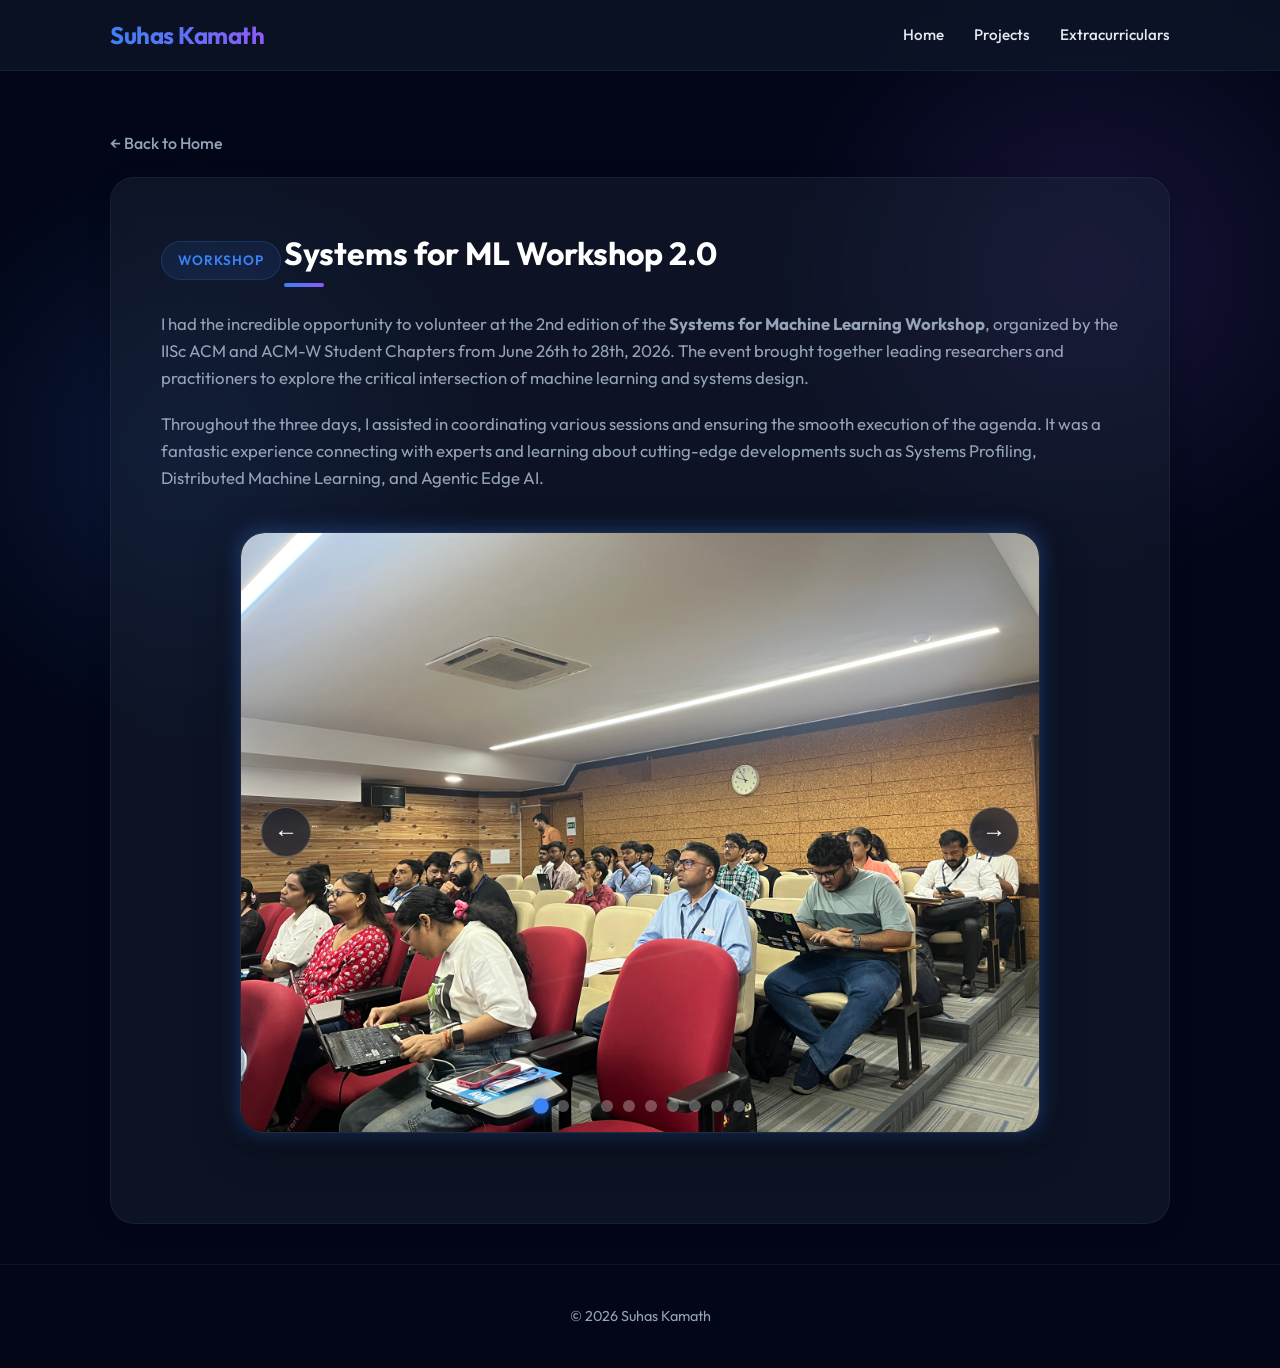
<file: SysML2.0/sysml.html>
<!DOCTYPE html>
<html lang="en">
<head>
    <meta charset="UTF-8">
    <meta name="viewport" content="width=device-width, initial-scale=1.0">
    <title>Systems for ML Workshop 2.0 | Suhas Kamath</title>
    <!-- Google Fonts -->
    <link rel="preconnect" href="https://fonts.googleapis.com">
    <link rel="preconnect" href="https://fonts.gstatic.com" crossorigin>
    <link href="https://fonts.googleapis.com/css2?family=Outfit:wght@300;400;500;600;700&display=swap" rel="stylesheet">
    <link rel="stylesheet" href="../style.css">
    <style>
        .carousel-container {
            position: relative;
            max-width: 800px;
            margin: 40px auto;
            overflow: hidden;
            border-radius: 24px;
            box-shadow: 0 10px 40px rgba(0, 0, 0, 0.5), 0 0 20px var(--accent-glow);
            border: 1px solid rgba(255, 255, 255, 0.1);
        }
        
        .carousel-slide {
            display: flex;
            transition: transform 0.6s cubic-bezier(0.25, 1, 0.5, 1);
        }
        
        .carousel-slide img {
            width: 100%;
            flex-shrink: 0;
            object-fit: cover;
            border-radius: 24px;
        }

        .carousel-btn {
            position: absolute;
            top: 50%;
            transform: translateY(-50%);
            background: rgba(15, 23, 42, 0.7);
            color: white;
            border: 1px solid rgba(255, 255, 255, 0.2);
            width: 50px;
            height: 50px;
            border-radius: 50%;
            cursor: pointer;
            font-size: 1.5rem;
            display: flex;
            align-items: center;
            justify-content: center;
            backdrop-filter: blur(10px);
            transition: all 0.3s ease;
            z-index: 10;
        }

        .carousel-btn:hover {
            background: rgba(59, 130, 246, 0.8);
            box-shadow: 0 0 15px rgba(59, 130, 246, 0.5);
            transform: translateY(-50%) scale(1.1);
        }

        .prev-btn { left: 20px; }
        .next-btn { right: 20px; }

        .carousel-indicators {
            position: absolute;
            bottom: 20px;
            left: 50%;
            transform: translateX(-50%);
            display: flex;
            gap: 10px;
            z-index: 10;
        }

        .indicator {
            width: 12px;
            height: 12px;
            border-radius: 50%;
            background: rgba(255, 255, 255, 0.3);
            cursor: pointer;
            transition: all 0.3s ease;
        }

        .indicator.active {
            background: #3b82f6;
            transform: scale(1.3);
            box-shadow: 0 0 10px rgba(59, 130, 246, 0.8);
        }
        
        .back-link {
            display: inline-flex;
            align-items: center;
            gap: 8px;
            margin-bottom: 20px;
            color: var(--text-muted);
            font-weight: 500;
        }
        .back-link:hover {
            color: var(--accent-color);
        }
    </style>
</head>
<body>
    <header>
        <div class="container">
            <nav>
                <div class="logo">Suhas Kamath</div>
                <ul class="nav-links">
                    <li><a href="../index.html">Home</a></li>
                    <li><a href="../index.html#projects">Projects</a></li>
                    <li><a href="../index.html#extracurriculars">Extracurriculars</a></li>
                </ul>
            </nav>
        </div>
    </header>

    <div class="container" style="padding-top: 60px;">
        <a href="../index.html#extracurriculars" class="back-link">&larr; Back to Home</a>
        
        <section class="fade-in visible">
            <span class="badge">Workshop</span>
            <h2 class="day-header">Systems for ML Workshop 2.0</h2>
            <div class="content-block">
                <p>I had the incredible opportunity to volunteer at the 2nd edition of the <strong>Systems for Machine Learning Workshop</strong>, organized by the IISc ACM and ACM-W Student Chapters from June 26th to 28th, 2026. The event brought together leading researchers and practitioners to explore the critical intersection of machine learning and systems design.</p>
                <p>Throughout the three days, I assisted in coordinating various sessions and ensuring the smooth execution of the agenda. It was a fantastic experience connecting with experts and learning about cutting-edge developments such as Systems Profiling, Distributed Machine Learning, and Agentic Edge AI.</p>
            </div>
            
            <div class="carousel-container">
                <button class="carousel-btn prev-btn">&larr;</button>
                <button class="carousel-btn next-btn">&rarr;</button>
                <div class="carousel-slide" id="carouselSlide">
                    <img src="20260626_042402259_iOS.jpg" alt="Systems for ML Workshop 2.0 - Image 1">
                    <img src="20260626_042405349_iOS.jpg" alt="Systems for ML Workshop 2.0 - Image 2">
                    <img src="20260626_050030770_iOS.jpg" alt="Systems for ML Workshop 2.0 - Image 3">
                    <img src="20260626_050725919_iOS.jpg" alt="Systems for ML Workshop 2.0 - Image 4">
                    <img src="20260626_050729786_iOS.jpg" alt="Systems for ML Workshop 2.0 - Image 5">
                    <img src="20260626_050735160_iOS.jpg" alt="Systems for ML Workshop 2.0 - Image 6">
                    <img src="20260626_050736319_iOS.jpg" alt="Systems for ML Workshop 2.0 - Image 7">
                    <img src="20260626_050737280_iOS.jpg" alt="Systems for ML Workshop 2.0 - Image 8">
                    <img src="20260626_050738346_iOS.jpg" alt="Systems for ML Workshop 2.0 - Image 9">
                    <img src="20260626_050738998_iOS.jpg" alt="Systems for ML Workshop 2.0 - Image 10">
                </div>
                <div class="carousel-indicators" id="carouselIndicators">
                    <!-- Indicators will be generated by JS -->
                </div>
            </div>
        </section>
    </div>

    <footer>
        <p>&copy; <span id="year"></span> Suhas Kamath</p>
    </footer>

    <script>
        document.getElementById('year').textContent = new Date().getFullYear();

        // Carousel Logic
        const slide = document.getElementById('carouselSlide');
        const images = document.querySelectorAll('.carousel-slide img');
        const prevBtn = document.querySelector('.prev-btn');
        const nextBtn = document.querySelector('.next-btn');
        const indicatorsContainer = document.getElementById('carouselIndicators');
        
        let currentIndex = 0;

        // Create indicators
        images.forEach((_, index) => {
            const indicator = document.createElement('div');
            indicator.classList.add('indicator');
            if (index === 0) indicator.classList.add('active');
            indicator.addEventListener('click', () => {
                currentIndex = index;
                updateCarousel();
            });
            indicatorsContainer.appendChild(indicator);
        });

        const indicators = document.querySelectorAll('.indicator');

        function updateCarousel() {
            slide.style.transform = `translateX(-${currentIndex * 100}%)`;
            indicators.forEach((ind, index) => {
                if (index === currentIndex) {
                    ind.classList.add('active');
                } else {
                    ind.classList.remove('active');
                }
            });
        }

        nextBtn.addEventListener('click', () => {
            currentIndex = (currentIndex + 1) % images.length;
            updateCarousel();
        });

        prevBtn.addEventListener('click', () => {
            currentIndex = (currentIndex - 1 + images.length) % images.length;
            updateCarousel();
        });

        // Auto-advance
        setInterval(() => {
            currentIndex = (currentIndex + 1) % images.length;
            updateCarousel();
        }, 5000);
    </script>
</body>
</html>
</file>
<file: style.css>
/* --- CSS VARIABLES FOR EASY COLOR CHANGES --- */
:root {
    --primary-color: #0f172a; /* Deep Slate */
    --accent-color: #3b82f6;  /* Vibrant Blue */
    --accent-glow: rgba(59, 130, 246, 0.5);
    --text-color: #e2e8f0;
    --text-muted: #94a3b8;
    --bg-color: #020617; /* Very Dark Navy */
    --surface-color: #1e293b;
    --surface-hover: #334155;
    --white: #ffffff;
}

/* --- GLOBAL STYLES --- */
* {
    margin: 0;
    padding: 0;
    box-sizing: border-box;
}

body {
    font-family: 'Outfit', -apple-system, BlinkMacSystemFont, "Segoe UI", Roboto, Helvetica, Arial, sans-serif;
    line-height: 1.6;
    color: var(--text-color);
    background-color: var(--bg-color);
    background-image: 
        radial-gradient(circle at 15% 50%, rgba(59, 130, 246, 0.15), transparent 25%),
        radial-gradient(circle at 85% 30%, rgba(139, 92, 246, 0.15), transparent 25%);
    background-attachment: fixed;
    -webkit-font-smoothing: antialiased;
}

a {
    text-decoration: none;
    color: var(--accent-color);
    transition: all 0.3s cubic-bezier(0.4, 0, 0.2, 1);
}

a:hover {
    color: #60a5fa;
    text-shadow: 0 0 8px var(--accent-glow);
}

.container {
    max-width: 1100px;
    margin: 0 auto;
    padding: 0 20px;
}

/* --- HEADER & NAVIGATION --- */
header {
    background: rgba(15, 23, 42, 0.7);
    backdrop-filter: blur(12px);
    -webkit-backdrop-filter: blur(12px);
    border-bottom: 1px solid rgba(255, 255, 255, 0.05);
    position: sticky;
    top: 0;
    z-index: 100;
    transition: all 0.3s ease;
}

nav {
    display: flex;
    justify-content: space-between;
    align-items: center;
    height: 70px;
}

.logo {
    font-size: 1.5rem;
    font-weight: 700;
    background: linear-gradient(to right, #3b82f6, #8b5cf6);
    -webkit-background-clip: text;
    -webkit-text-fill-color: transparent;
    letter-spacing: -0.5px;
}

.nav-links {
    list-style: none;
    display: flex;
}

.nav-links li {
    margin-left: 30px;
}

.nav-links a {
    color: var(--text-color);
    font-weight: 500;
    font-size: 0.95rem;
    position: relative;
}

.nav-links a::after {
    content: '';
    position: absolute;
    width: 0;
    height: 2px;
    bottom: -4px;
    left: 0;
    background: linear-gradient(to right, #3b82f6, #8b5cf6);
    transition: width 0.3s ease;
}

.nav-links a:hover::after {
    width: 100%;
}

/* --- HERO SECTION --- */
.hero {
    padding: 100px 0 80px;
    text-align: center;
    position: relative;
}

.profile-img {
    width: 160px;
    height: 160px;
    border-radius: 50%;
    object-fit: cover;
    margin-bottom: 25px;
    background-color: var(--surface-color);
    box-shadow: 0 0 0 4px var(--bg-color), 0 0 0 8px var(--accent-color), 0 10px 30px rgba(59, 130, 246, 0.4);
    transition: transform 0.5s cubic-bezier(0.175, 0.885, 0.32, 1.275);
}

.profile-img:hover {
    transform: scale(1.05) rotate(2deg);
}

.hero h1 {
    font-size: 3.5rem;
    font-weight: 700;
    margin-bottom: 15px;
    letter-spacing: -1px;
    background: linear-gradient(135deg, #ffffff 0%, #cbd5e1 100%);
    -webkit-background-clip: text;
    -webkit-text-fill-color: transparent;
}

.hero p {
    font-size: 1.25rem;
    color: var(--text-muted);
    max-width: 650px;
    margin: 0 auto 30px;
    font-weight: 300;
}

.hero p strong {
    color: #e2e8f0;
    font-weight: 500;
}

.social-links {
    display: flex;
    justify-content: center;
    gap: 15px;
    flex-wrap: wrap;
}

.social-links a {
    background: rgba(255, 255, 255, 0.03);
    border: 1px solid rgba(255, 255, 255, 0.1);
    padding: 10px 20px;
    border-radius: 30px;
    font-size: 0.9rem;
    font-weight: 500;
    color: var(--text-color);
    backdrop-filter: blur(10px);
    -webkit-backdrop-filter: blur(10px);
}

.social-links a:hover {
    background: rgba(59, 130, 246, 0.1);
    border-color: rgba(59, 130, 246, 0.5);
    transform: translateY(-2px);
    box-shadow: 0 4px 12px rgba(0, 0, 0, 0.2);
    color: #ffffff;
}

/* --- CONTENT SECTIONS --- */
section {
    background: rgba(30, 41, 59, 0.4);
    backdrop-filter: blur(16px);
    -webkit-backdrop-filter: blur(16px);
    border: 1px solid rgba(255, 255, 255, 0.05);
    padding: 50px;
    margin-bottom: 40px;
    border-radius: 24px;
    box-shadow: 0 4px 24px -1px rgba(0, 0, 0, 0.2);
    transition: transform 0.3s ease, box-shadow 0.3s ease;
}

section:hover {
    box-shadow: 0 10px 40px -10px rgba(0, 0, 0, 0.4);
}

h2 {
    font-size: 2rem;
    font-weight: 700;
    color: var(--white);
    margin-bottom: 30px;
    display: inline-block;
    position: relative;
}

h2::after {
    content: '';
    position: absolute;
    left: 0;
    bottom: -8px;
    width: 40px;
    height: 4px;
    background: linear-gradient(90deg, #3b82f6, #8b5cf6);
    border-radius: 2px;
}

.grid-list {
    display: grid;
    grid-template-columns: repeat(auto-fit, minmax(300px, 1fr));
    gap: 25px;
}

.card {
    background: rgba(15, 23, 42, 0.6);
    padding: 30px;
    border-radius: 16px;
    border: 1px solid rgba(255, 255, 255, 0.05);
    transition: all 0.3s cubic-bezier(0.4, 0, 0.2, 1);
    position: relative;
    overflow: hidden;
    display: flex;
    flex-direction: column;
}

.card::before {
    content: '';
    position: absolute;
    top: 0;
    left: 0;
    width: 100%;
    height: 100%;
    background: radial-gradient(circle at top right, rgba(59, 130, 246, 0.1), transparent 50%);
    opacity: 0;
    transition: opacity 0.3s ease;
}

.card:hover {
    transform: translateY(-5px);
    border-color: rgba(59, 130, 246, 0.3);
    box-shadow: 0 10px 30px -10px rgba(0, 0, 0, 0.5);
}

.card:hover::before {
    opacity: 1;
}

.card h3 {
    font-size: 1.25rem;
    color: var(--white);
    margin-bottom: 12px;
    font-weight: 600;
}

.card p {
    color: var(--text-muted);
    font-size: 0.95rem;
    flex-grow: 1;
    margin-bottom: 20px;
}

.card a {
    display: inline-flex;
    align-items: center;
    font-weight: 500;
    font-size: 0.9rem;
    color: #60a5fa;
    margin-top: auto;
    position: relative;
    z-index: 1;
}

.card a:hover {
    color: #93c5fd;
}

/* --- FOOTER --- */
footer {
    text-align: center;
    padding: 40px 20px;
    color: var(--text-muted);
    font-size: 0.9rem;
    border-top: 1px solid rgba(255, 255, 255, 0.05);
    margin-top: 40px;
}

/* --- SIGMOD BLOG SPECIFIC STYLES --- */
.badge {
    display: inline-block;
    padding: 0.5rem 1rem;
    background: rgba(59, 130, 246, 0.1);
    color: var(--accent-color);
    border: 1px solid rgba(59, 130, 246, 0.2);
    border-radius: 100px;
    font-size: 0.85rem;
    font-weight: 600;
    text-transform: uppercase;
    letter-spacing: 1px;
    margin-bottom: 1.5rem;
}

.day-header {
    margin-bottom: 2rem;
}

.day-label {
    display: block;
    color: var(--accent-color);
    font-weight: 700;
    font-size: 1rem;
    text-transform: uppercase;
    letter-spacing: 2px;
    margin-bottom: 0.5rem;
}

.content-block {
    display: flex;
    flex-direction: column;
    gap: 1.25rem;
}

.content-block p {
    color: var(--text-muted);
    font-size: 1.05rem;
}

.panelists-list {
    list-style-type: none;
    margin: 1rem 0;
    padding: 1.5rem 2rem;
    background: rgba(15, 23, 42, 0.4);
    border-radius: 16px;
    border: 1px solid rgba(255, 255, 255, 0.05);
}

.panelists-list li {
    color: var(--text-color);
    margin-bottom: 0.75rem;
    padding-left: 2rem;
    position: relative;
    font-weight: 500;
}

.panelists-list li:last-child {
    margin-bottom: 0;
}

.panelists-list li::before {
    content: '';
    position: absolute;
    left: 0;
    top: 0.6rem;
    width: 6px;
    height: 6px;
    background: var(--accent-color);
    border-radius: 50%;
    box-shadow: 0 0 10px var(--accent-color);
}

.image-wrapper {
    border-radius: 16px;
    overflow: hidden;
    margin: 2rem 0;
    transition: transform 0.4s cubic-bezier(0.175, 0.885, 0.32, 1.275), box-shadow 0.4s ease;
    position: relative;
    border: 1px solid rgba(255, 255, 255, 0.05);
}

.image-wrapper img {
    width: 100%;
    height: auto;
    display: block;
    transition: transform 0.6s ease;
}

.image-wrapper:hover {
    transform: translateY(-8px);
    box-shadow: 0 20px 40px rgba(0, 0, 0, 0.4), 0 0 20px var(--accent-glow);
    z-index: 10;
}

.image-wrapper:hover img {
    transform: scale(1.03);
}

/* Animations */
.fade-in {
    opacity: 0;
    transform: translateY(40px);
    transition: opacity 0.8s cubic-bezier(0.2, 0.8, 0.2, 1), transform 0.8s cubic-bezier(0.2, 0.8, 0.2, 1);
}

.fade-in.visible {
    opacity: 1;
    transform: translateY(0);
}

/* --- RESPONSIVE DESIGN --- */
@media (max-width: 768px) {
    .hero h1 { font-size: 2.5rem; }
    nav { flex-direction: column; height: auto; padding: 15px 0; gap: 15px; }
    .nav-links { margin-left: 0; justify-content: center; flex-wrap: wrap; gap: 15px; }
    .nav-links li { margin: 0; }
    section { padding: 30px 20px; }
}
</file>
